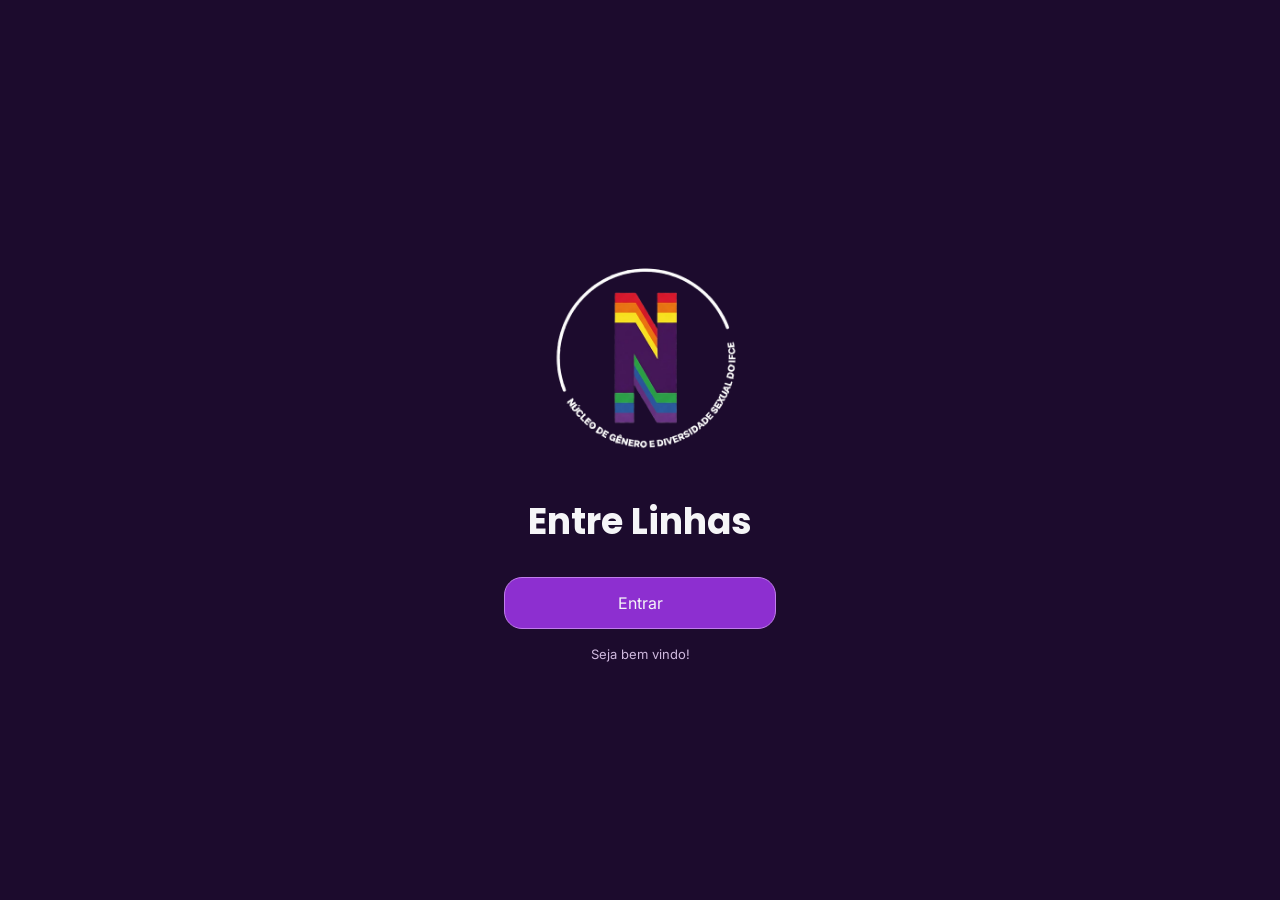
<file: index.html>
<!DOCTYPE html>
<html lang="pt-BR">
<head>
    <meta charset="UTF-8">
    <meta name="viewport" content="width=device-width, initial-scale=1.0, viewport-fit=cover">
    <meta name="theme-color" content="#1C0B2D">
    <title>Entre Linhas</title>
    <link rel="icon" href="assets/logo/logo.png">
    <link rel="stylesheet" href="src/css/main.css">
    <script src="src/js/navigation/entrada-seguranca.js" defer></script>
    <script type="module" src="src/js/navigation/entrada.js"></script>
</head>
<body class="pagina-abertura">
    <main>
        <section class="abertura" aria-labelledby="titulo-entrada">
            <div class="abertura__conteudo">
                <img class="abertura__logo" src="assets/logo/logo.png"
                    alt="Núcleo de Gênero e Diversidade Sexual do IFCE" width="512" height="512">
                <h1 class="titulo abertura__titulo" id="titulo-entrada">Entre Linhas</h1>
                <a class="botao abertura__botao" href="src/pages/boas-vindas.html">Entrar</a>
                <p class="abertura__aviso legenda" role="status" aria-live="polite">Seja bem vindo!</p>
            </div>
        </section>
        <section class="intro" data-inicio-manual hidden aria-label="Apresentação do Entre Linhas">
            <svg class="intro__marca" viewBox="0 630 1080 1080" aria-hidden="true" xmlns="http://www.w3.org/2000/svg">
        <defs><path id="intro-n" d="M404 886 H495 L590 1047 V886 H674 V1190 H588 L488 1019 V1190 H404 Z"/></defs>
        <g class="intro__peca" data-peca="0"><use href="#intro-n" fill="#d71a30" transform="translate(0 0)"/></g>
        <g class="intro__peca" data-peca="1"><use href="#intro-n" fill="#e87319" transform="translate(0 44)"/></g>
        <g class="intro__peca" data-peca="2"><use href="#intro-n" fill="#f9e22d" transform="translate(0 88)"/></g>
        <g class="intro__peca" data-peca="3"><use href="#intro-n" fill="#693381" transform="translate(0 264)"/></g>
        <g class="intro__peca" data-peca="4"><use href="#intro-n" fill="#2c5898" transform="translate(0 220)"/></g>
        <g class="intro__peca" data-peca="5"><use href="#intro-n" fill="#2ba14b" transform="translate(0 176)"/></g>
        <g class="intro__peca" data-peca="6"><use href="#intro-n" fill="#441753" transform="translate(0 132)"/></g>
        <path class="intro__arco" d="M184 1310 C166 1265 158 1218 158 1170 C158 958 329 786 540 786 C704 786 844 891 895 1036" fill="none" stroke="#fff" stroke-width="14" stroke-linecap="round" pathLength="1"/>
        <path class="intro__letra" data-letra="0" fill="#fff" fill-rule="evenodd" d="M214,1380 215,1380 215,1381 213,1381 213,1380 209,1380 209,1379 208,1379 208,1371 209,1371 209,1369 210,1369 210,1366 211,1366 212,1360 210,1360 209,1362 207,1362 207,1363 204,1365 205,1367 199,1367 199,1368 197,1368 196,1366 198,1365 198,1362 197,1362 197,1361 198,1361 198,1359 202,1358 202,1356 205,1356 205,1355 206,1355 206,1354 208,1354 211,1350 213,1350 214,1348 217,1348 217,1347 218,1347 218,1346 220,1346 220,1345 222,1345 222,1346 223,1346 223,1348 224,1348 224,1353 222,1354 222,1357 220,1358 220,1362 218,1363 218,1366 217,1366 217,1367 218,1367 218,1368 220,1368 223,1364 226,1364 229,1360 231,1360 231,1361 232,1361 232,1364 234,1365 234,1367 233,1367 231,1370 228,1370 228,1371 226,1371 226,1372 222,1373 220,1376 218,1376 218,1377 217,1377 217,1378 215,1378 214,1380Z"/>
        <path class="intro__letra" data-letra="1" fill="#fff" fill-rule="evenodd" d="M226,1400 223,1400 223,1399 219,1396 219,1394 218,1394 218,1390 217,1390 217,1389 214,1389 214,1387 213,1387 213,1384 212,1384 212,1383 218,1383 218,1382 219,1382 222,1378 224,1378 227,1374 230,1374 230,1372 233,1372 234,1370 237,1370 237,1371 240,1373 240,1375 239,1375 237,1378 234,1378 233,1384 232,1384 232,1383 230,1383 230,1384 228,1384 228,1385 224,1388 224,1392 225,1392 227,1395 233,1394 236,1390 239,1390 239,1389 240,1389 240,1388 242,1388 245,1384 249,1384 249,1385 250,1385 250,1391 245,1392 245,1393 244,1393 244,1395 243,1395 243,1396 242,1396 239,1400 237,1400 237,1401 231,1401 231,1402 228,1402 228,1401 226,1401 226,1400ZM249,1374 251,1374 251,1376 252,1376 252,1378 249,1380 246,1378 246,1375 248,1375 248,1374 249,1374ZM216,1387 216,1385 215,1385 215,1387 216,1387Z"/>
        <path class="intro__letra" data-letra="2" fill="#fff" fill-rule="evenodd" d="M236,1408 237,1408 237,1406 238,1406 238,1402 239,1402 241,1399 243,1399 245,1396 247,1396 249,1393 251,1393 251,1391 253,1391 253,1392 254,1392 254,1393 253,1393 253,1394 254,1394 254,1396 257,1396 258,1398 260,1398 260,1399 264,1402 264,1404 266,1405 266,1412 265,1412 264,1414 262,1414 262,1413 260,1412 260,1407 259,1407 258,1405 258,1404 256,1404 256,1403 249,1403 249,1404 247,1404 247,1405 244,1407 244,1410 243,1410 243,1415 244,1415 244,1417 245,1417 245,1418 250,1418 250,1419 254,1422 254,1425 250,1425 250,1426 243,1424 243,1423 242,1423 242,1422 238,1419 237,1412 235,1411 235,1410 236,1410 236,1408Z"/>
        <path class="intro__letra" data-letra="3" fill="#fff" fill-rule="evenodd" d="M276,1418 276,1420 275,1420 275,1421 273,1421 273,1422 272,1422 272,1423 271,1423 271,1424 270,1424 270,1425 269,1425 269,1426 268,1426 268,1427 267,1427 267,1428 266,1428 266,1429 262,1432 262,1435 264,1435 264,1436 265,1436 265,1437 266,1437 266,1438 270,1441 270,1444 268,1444 267,1446 265,1446 265,1445 264,1445 264,1444 260,1441 260,1440 259,1440 259,1439 258,1439 258,1438 257,1438 257,1437 253,1434 253,1432 254,1432 255,1428 256,1428 256,1427 257,1427 257,1426 258,1426 258,1425 259,1425 259,1424 260,1424 260,1423 261,1423 261,1422 262,1422 262,1421 263,1421 263,1420 264,1420 264,1419 265,1419 265,1418 266,1418 266,1417 270,1414 270,1412 276,1412 276,1418Z"/>
        <path class="intro__letra" data-letra="4" fill="#fff" fill-rule="evenodd" d="M285,1431 289,1428 289,1429 290,1429 290,1430 291,1430 294,1434 297,1434 297,1435 298,1435 298,1438 299,1438 300,1440 302,1440 302,1441 303,1441 303,1443 302,1443 302,1444 298,1445 298,1444 295,1444 294,1440 292,1440 292,1439 290,1439 290,1438 289,1438 289,1439 287,1440 287,1442 288,1442 288,1443 289,1443 289,1444 290,1444 290,1445 291,1445 294,1449 293,1449 293,1451 292,1451 291,1453 289,1453 289,1452 288,1452 288,1450 285,1448 284,1446 282,1446 281,1448 279,1448 280,1453 281,1453 282,1455 284,1455 284,1456 287,1458 287,1460 286,1460 285,1462 282,1462 280,1459 278,1459 278,1457 277,1457 277,1456 275,1456 275,1455 274,1455 274,1454 273,1454 273,1453 269,1450 269,1448 271,1448 271,1447 273,1446 273,1444 275,1444 275,1443 276,1443 277,1439 278,1439 278,1438 279,1438 279,1437 280,1437 280,1436 281,1436 281,1435 282,1435 285,1431Z"/>
        <path class="intro__letra" data-letra="5" fill="#fff" fill-rule="evenodd" d="M308,1478 303,1478 303,1477 298,1476 298,1475 297,1475 297,1473 296,1473 296,1472 295,1472 295,1470 294,1470 294,1457 296,1456 296,1454 297,1454 300,1450 307,1448 310,1448 310,1449 312,1449 312,1450 315,1450 315,1451 316,1451 316,1452 320,1455 320,1459 321,1459 321,1468 320,1468 319,1473 318,1473 317,1475 313,1476 313,1477 308,1478ZM310,1469 311,1469 311,1468 313,1467 313,1465 314,1465 314,1458 313,1458 313,1456 311,1456 311,1455 305,1455 304,1457 303,1457 303,1458 301,1459 301,1461 300,1461 300,1468 301,1468 303,1471 307,1471 307,1470 309,1470 309,1469 310,1469Z"/>
        <path class="intro__letra" data-letra="6" fill="#fff" fill-rule="evenodd" d="M344,1491 344,1489 345,1489 345,1487 346,1487 346,1481 345,1481 345,1479 344,1479 344,1478 342,1478 342,1477 339,1477 338,1481 336,1481 336,1482 336,1483 335,1483 335,1485 334,1485 334,1487 332,1488 332,1491 333,1491 333,1492 335,1492 335,1493 337,1493 337,1494 339,1494 339,1493 341,1493 341,1492 343,1492 343,1491 344,1491ZM326,1496 325,1496 324,1494 322,1494 322,1493 321,1493 321,1489 323,1489 323,1488 324,1488 324,1486 326,1485 326,1483 327,1483 328,1479 329,1479 329,1478 330,1478 330,1476 334,1473 335,1469 336,1469 336,1468 338,1468 338,1469 340,1469 340,1470 344,1471 346,1474 348,1474 348,1476 349,1476 349,1477 351,1478 351,1480 352,1480 352,1484 353,1484 353,1486 352,1486 352,1492 351,1492 351,1494 350,1494 347,1498 344,1498 344,1499 342,1499 342,1500 336,1500 336,1499 329,1498 329,1497 327,1497 327,1496 326,1496Z"/>
        <path class="intro__letra" data-letra="7" fill="#fff" fill-rule="evenodd" d="M356,1491 358,1490 358,1487 360,1486 360,1484 365,1484 365,1485 366,1485 366,1486 368,1486 369,1488 372,1488 373,1490 376,1490 376,1491 378,1492 378,1497 377,1497 377,1498 372,1498 372,1497 371,1497 369,1494 367,1494 366,1492 365,1492 365,1493 363,1493 362,1498 364,1498 364,1499 366,1499 366,1500 370,1500 370,1505 369,1505 369,1506 367,1506 367,1505 366,1505 366,1504 362,1504 362,1502 359,1502 359,1503 357,1504 357,1507 358,1507 358,1508 361,1508 362,1510 364,1510 365,1512 367,1512 367,1515 366,1515 366,1517 365,1517 365,1518 362,1518 360,1515 358,1515 358,1514 356,1514 355,1512 353,1512 352,1510 349,1510 349,1509 348,1509 348,1505 350,1504 350,1502 351,1502 352,1498 354,1497 354,1494 356,1493 356,1491Z"/>
        <path class="intro__letra" data-letra="8" fill="#fff" fill-rule="evenodd" d="M397,1529 395,1529 395,1530 390,1530 389,1528 386,1528 386,1527 382,1524 382,1520 381,1520 382,1510 383,1510 383,1508 386,1506 386,1504 388,1504 388,1503 390,1503 390,1502 392,1502 392,1501 398,1500 398,1501 400,1501 400,1502 404,1503 404,1504 408,1507 408,1511 409,1511 409,1512 408,1512 408,1514 404,1515 403,1511 402,1511 400,1508 395,1507 395,1508 393,1508 393,1509 392,1509 392,1510 388,1513 388,1518 389,1518 389,1521 390,1521 390,1523 392,1523 392,1524 397,1524 397,1523 398,1523 398,1520 396,1520 396,1516 401,1516 401,1517 403,1517 403,1518 407,1519 406,1526 405,1526 405,1528 404,1528 404,1532 400,1534 400,1533 398,1533 398,1530 397,1530 397,1529Z"/>
        <path class="intro__letra" data-letra="9" fill="#fff" fill-rule="evenodd" d="M407,1538 407,1532 408,1532 408,1529 409,1529 409,1527 410,1527 410,1523 411,1523 411,1521 413,1520 415,1509 418,1509 418,1510 423,1510 423,1511 425,1511 425,1512 428,1512 428,1511 429,1511 429,1510 428,1510 428,1508 423,1508 423,1509 421,1509 421,1508 420,1508 420,1506 423,1506 424,1504 428,1504 428,1503 430,1503 430,1504 432,1505 433,1509 434,1509 433,1514 434,1514 434,1515 436,1515 436,1518 433,1520 430,1520 430,1519 428,1519 428,1518 426,1518 426,1517 423,1517 423,1516 422,1516 422,1517 420,1517 420,1521 421,1521 421,1522 425,1522 425,1521 427,1521 427,1523 430,1525 430,1527 428,1528 428,1530 427,1530 427,1531 425,1531 423,1528 417,1528 417,1530 416,1530 416,1531 417,1531 417,1532 419,1532 420,1534 426,1534 426,1535 429,1537 429,1538 428,1538 428,1541 423,1541 423,1540 410,1540 410,1539 407,1539 407,1538Z"/>
        <path class="intro__letra" data-letra="10" fill="#fff" fill-rule="evenodd" d="M439,1543 437,1546 436,1546 435,1544 433,1544 433,1543 432,1543 432,1541 433,1541 433,1539 434,1539 434,1532 435,1532 435,1530 436,1530 436,1524 437,1524 437,1522 438,1522 438,1518 440,1517 440,1518 444,1518 444,1519 446,1520 446,1522 447,1522 447,1524 448,1524 448,1528 450,1529 450,1532 451,1532 451,1533 453,1533 453,1532 454,1532 454,1527 455,1527 455,1525 456,1525 456,1521 457,1521 457,1520 459,1520 459,1521 462,1521 462,1522 463,1522 462,1531 461,1531 461,1534 460,1534 460,1540 458,1541 458,1545 457,1545 456,1550 453,1550 452,1548 450,1548 450,1546 448,1545 448,1542 447,1542 446,1537 444,1536 444,1533 443,1533 443,1532 441,1533 441,1536 440,1536 440,1542 439,1542 439,1543Z"/>
        <path class="intro__letra" data-letra="11" fill="#fff" fill-rule="evenodd" d="M477,1525 479,1525 479,1526 486,1526 486,1527 487,1527 487,1531 486,1531 486,1532 479,1531 479,1530 474,1530 474,1531 473,1531 473,1534 474,1534 474,1535 477,1535 477,1536 483,1536 483,1537 484,1537 484,1541 483,1541 483,1542 472,1541 471,1546 472,1546 473,1548 477,1548 483,1548 483,1549 484,1549 484,1554 483,1554 483,1555 479,1555 479,1554 472,1554 472,1553 470,1553 470,1552 463,1552 463,1548 464,1548 464,1538 465,1538 465,1536 466,1536 466,1528 467,1528 467,1524 468,1524 468,1523 471,1523 471,1524 475,1524 475,1525 477,1525Z"/>
        <path class="intro__letra" data-letra="12" fill="#fff" fill-rule="evenodd" d="M510,1544 510,1545 508,1546 508,1551 509,1551 510,1556 511,1556 510,1558 508,1558 508,1557 504,1557 504,1555 502,1554 502,1551 501,1551 501,1550 500,1550 500,1548 498,1548 498,1547 496,1548 496,1555 495,1555 495,1556 488,1556 488,1549 489,1549 489,1544 488,1544 488,1543 489,1543 489,1541 490,1541 490,1534 491,1534 491,1528 492,1528 492,1527 495,1527 495,1528 503,1528 503,1529 507,1529 507,1530 509,1530 509,1531 512,1533 512,1537 513,1537 512,1542 511,1542 511,1544 510,1544ZM499,1534 497,1535 496,1540 497,1540 498,1542 502,1542 505,1540 505,1536 504,1536 503,1534 499,1534Z"/>
        <path class="intro__letra" data-letra="13" fill="#fff" fill-rule="evenodd" d="M541,1537 542,1537 542,1540 544,1540 544,1549 542,1550 542,1553 541,1553 538,1557 536,1557 536,1558 531,1559 530,1561 528,1561 527,1559 522,1558 522,1557 518,1554 517,1552 515,1552 515,1541 516,1541 516,1539 518,1538 518,1536 519,1536 522,1532 525,1532 526,1530 534,1530 534,1531 536,1531 538,1534 540,1534 540,1536 541,1536 541,1537ZM536,1544 536,1541 535,1541 535,1539 534,1539 534,1538 532,1538 531,1536 526,1536 526,1537 524,1538 523,1542 522,1542 522,1546 522,1547 523,1547 523,1549 524,1549 526,1552 530,1553 530,1552 532,1552 533,1550 535,1550 535,1549 536,1549 536,1547 537,1547 537,1545 536,1545 536,1544Z"/>
        <path class="intro__letra" data-letra="14" fill="#fff" fill-rule="evenodd" d="M564,1530 566,1530 566,1529 572,1529 572,1528 573,1528 573,1529 575,1529 575,1531 576,1531 576,1532 575,1532 575,1534 568,1534 568,1535 567,1535 567,1534 565,1534 565,1535 563,1536 562,1540 565,1540 565,1541 566,1541 566,1540 574,1540 574,1542 576,1543 576,1545 575,1545 575,1546 564,1546 564,1548 563,1548 563,1549 564,1549 564,1551 564,1552 573,1552 573,1551 576,1551 576,1550 578,1551 578,1556 577,1556 577,1557 574,1557 574,1558 557,1558 557,1548 556,1548 556,1530 564,1530Z"/>
        <path class="intro__letra" data-letra="15" fill="#fff" fill-rule="evenodd" d="M597,1545 598,1545 598,1548 601,1548 602,1546 604,1546 604,1545 608,1542 608,1537 607,1537 607,1535 606,1535 606,1534 606,1533 605,1533 605,1532 603,1532 602,1530 600,1530 600,1531 596,1531 597,1545ZM609,1528 610,1528 610,1529 614,1532 614,1539 615,1539 615,1544 614,1544 614,1547 613,1547 613,1548 612,1548 609,1552 607,1552 606,1554 594,1554 594,1555 592,1555 592,1553 591,1553 591,1547 590,1547 590,1540 589,1540 589,1535 588,1535 588,1527 589,1527 589,1526 607,1526 607,1527 609,1528Z"/>
        <path class="intro__letra" data-letra="16" fill="#fff" fill-rule="evenodd" d="M652,1516 652,1520 651,1520 651,1527 650,1527 650,1537 649,1537 649,1543 648,1543 648,1544 645,1544 645,1545 641,1544 641,1542 640,1542 640,1541 636,1538 636,1535 635,1535 635,1534 634,1534 634,1532 631,1530 630,1526 629,1526 627,1523 624,1523 624,1528 625,1528 625,1531 626,1531 626,1537 627,1537 627,1540 628,1540 628,1546 629,1546 629,1548 625,1550 622,1550 622,1549 621,1549 621,1545 620,1545 620,1538 619,1538 619,1536 618,1536 618,1530 617,1530 617,1528 616,1528 616,1522 620,1522 620,1521 623,1521 623,1522 624,1522 625,1520 631,1520 631,1519 633,1519 633,1520 634,1520 634,1522 635,1522 635,1524 636,1524 636,1526 637,1526 637,1527 638,1527 638,1529 640,1530 640,1532 641,1532 642,1534 644,1534 644,1522 645,1522 645,1515 646,1515 646,1514 652,1514 652,1516Z"/>
        <path class="intro__letra" data-letra="17" fill="#fff" fill-rule="evenodd" d="M671,1512 669,1512 668,1514 664,1514 662,1517 663,1517 663,1519 664,1519 664,1520 668,1520 668,1519 670,1519 670,1518 675,1518 675,1519 676,1519 676,1521 677,1521 677,1522 672,1523 672,1524 668,1524 668,1525 666,1526 666,1528 667,1528 668,1530 673,1530 673,1529 678,1528 679,1526 681,1526 681,1527 682,1527 682,1530 684,1530 684,1532 682,1532 681,1534 678,1534 676,1534 675,1536 672,1536 672,1537 670,1537 670,1538 668,1538 668,1539 663,1539 663,1537 662,1537 662,1533 660,1532 660,1528 659,1528 659,1526 658,1526 658,1522 657,1522 657,1520 656,1520 656,1519 655,1519 655,1517 654,1517 654,1512 656,1512 656,1511 658,1511 658,1510 662,1510 662,1509 668,1508 668,1507 671,1507 671,1506 673,1506 673,1507 674,1507 674,1510 675,1510 674,1512 671,1512Z"/>
        <path class="intro__letra" data-letra="18" fill="#fff" fill-rule="evenodd" d="M702,1508 702,1515 704,1515 706,1518 709,1518 708,1522 706,1522 706,1523 702,1523 702,1522 700,1522 699,1520 697,1520 696,1518 693,1518 693,1519 692,1519 692,1523 694,1524 694,1527 693,1527 693,1528 691,1528 690,1530 688,1530 686,1525 686,1523 685,1523 685,1521 684,1521 684,1519 683,1519 683,1517 682,1517 682,1514 680,1513 680,1511 679,1511 679,1509 678,1509 678,1506 677,1506 677,1505 678,1505 678,1504 680,1504 681,1502 683,1502 684,1500 687,1500 688,1498 697,1498 697,1499 699,1499 699,1500 701,1500 701,1501 702,1501 702,1508ZM694,1504 690,1504 690,1505 686,1506 686,1509 687,1509 688,1513 693,1512 693,1511 696,1509 696,1506 695,1506 694,1504Z"/>
        <path class="intro__letra" data-letra="19" fill="#fff" fill-rule="evenodd" d="M721,1486 722,1486 722,1491 721,1491 721,1492 716,1492 716,1491 715,1491 715,1492 713,1492 713,1493 710,1495 710,1497 711,1497 711,1498 721,1498 721,1497 726,1497 726,1498 728,1498 728,1499 730,1500 730,1508 729,1508 729,1510 728,1510 727,1512 725,1512 724,1514 721,1514 721,1515 719,1515 719,1516 711,1515 710,1515 710,1511 711,1511 711,1510 714,1510 714,1509 715,1509 715,1510 716,1510 716,1509 720,1509 720,1508 722,1508 722,1507 724,1506 724,1504 723,1504 723,1503 720,1503 720,1504 713,1504 713,1505 708,1505 708,1504 706,1504 706,1503 704,1502 704,1493 705,1493 705,1492 706,1492 706,1490 708,1490 710,1487 713,1487 713,1486 721,1486Z"/>
        <path class="intro__letra" data-letra="20" fill="#fff" fill-rule="evenodd" d="M725,1483 724,1483 724,1479 725,1479 725,1478 727,1478 727,1477 731,1477 731,1479 732,1479 732,1481 733,1481 734,1485 736,1486 736,1488 738,1489 738,1492 740,1493 740,1495 741,1495 741,1496 742,1496 742,1498 743,1498 743,1500 744,1500 744,1501 743,1501 741,1504 738,1504 738,1503 736,1502 736,1499 735,1499 735,1498 734,1498 734,1496 731,1494 731,1492 729,1491 729,1489 728,1489 728,1487 726,1486 726,1484 725,1484 725,1483Z"/>
        <path class="intro__letra" data-letra="21" fill="#fff" fill-rule="evenodd" d="M750,1485 754,1488 754,1487 758,1484 758,1482 759,1482 759,1478 758,1478 758,1474 756,1474 756,1473 755,1473 755,1472 747,1472 747,1473 745,1474 745,1478 746,1478 746,1480 748,1481 748,1483 749,1483 750,1485ZM760,1490 760,1492 758,1492 757,1494 755,1494 753,1497 750,1497 750,1496 748,1495 748,1493 746,1492 746,1490 743,1488 743,1486 742,1486 742,1484 740,1483 740,1481 738,1480 738,1478 737,1478 736,1476 734,1476 734,1473 735,1473 735,1472 737,1472 737,1471 739,1470 740,1470 741,1468 743,1468 744,1466 747,1466 748,1464 755,1464 755,1465 759,1466 762,1470 764,1470 764,1475 766,1476 766,1485 764,1486 764,1488 762,1488 762,1490 760,1490Z"/>
        <path class="intro__letra" data-letra="22" fill="#fff" fill-rule="evenodd" d="M776,1458 774,1458 774,1457 772,1458 772,1459 773,1459 773,1461 774,1461 774,1464 775,1464 775,1465 776,1465 776,1464 778,1464 778,1462 779,1462 776,1458ZM786,1457 787,1457 789,1460 793,1460 793,1461 795,1462 794,1466 788,1467 788,1466 786,1466 786,1464 783,1464 783,1465 782,1465 782,1466 778,1469 778,1471 777,1471 778,1478 776,1478 774,1481 772,1480 772,1478 772,1475 771,1475 771,1472 770,1472 770,1468 769,1468 769,1466 768,1466 768,1463 767,1463 766,1457 764,1456 764,1451 765,1451 766,1449 773,1449 773,1450 774,1450 774,1452 777,1452 778,1454 784,1455 784,1456 786,1456 786,1457Z"/>
        <path class="intro__letra" data-letra="23" fill="#fff" fill-rule="evenodd" d="M799,1460 797,1460 796,1458 794,1458 794,1457 793,1457 793,1455 792,1455 792,1452 790,1452 790,1451 789,1451 789,1450 788,1450 788,1449 787,1449 787,1448 786,1448 786,1447 782,1444 782,1442 780,1442 780,1438 782,1438 782,1436 784,1436 784,1434 786,1434 789,1430 791,1430 791,1429 793,1428 801,1428 801,1429 805,1430 808,1434 810,1434 810,1437 811,1437 811,1439 812,1439 812,1445 811,1445 810,1449 808,1450 808,1453 807,1453 807,1454 805,1454 805,1455 804,1455 804,1456 803,1456 803,1457 799,1460ZM803,1439 802,1439 802,1438 801,1438 798,1434 793,1434 792,1436 790,1436 790,1437 789,1437 789,1440 790,1440 790,1442 792,1443 792,1444 793,1444 793,1445 794,1445 794,1446 795,1446 798,1450 802,1450 802,1448 804,1447 804,1440 803,1440 803,1439Z"/>
        <path class="intro__letra" data-letra="24" fill="#fff" fill-rule="evenodd" d="M830,1428 830,1429 829,1429 829,1430 828,1430 828,1431 824,1434 824,1436 822,1436 822,1438 820,1438 820,1439 818,1438 818,1436 816,1436 816,1434 812,1433 812,1432 811,1432 811,1431 810,1431 810,1430 809,1430 809,1429 808,1429 808,1428 807,1428 807,1427 806,1427 806,1426 805,1426 805,1425 804,1425 804,1424 800,1421 800,1418 801,1418 801,1417 802,1417 802,1416 803,1416 803,1415 804,1415 804,1414 808,1411 808,1409 809,1409 811,1406 815,1406 815,1407 816,1407 816,1411 815,1411 815,1412 813,1412 813,1413 812,1413 812,1415 808,1418 808,1420 809,1420 810,1422 813,1422 814,1420 816,1420 816,1418 818,1417 818,1414 821,1414 821,1415 824,1417 824,1419 823,1419 823,1420 822,1420 822,1421 821,1421 821,1422 820,1422 820,1423 816,1426 819,1430 821,1430 821,1429 822,1429 822,1428 823,1428 823,1427 824,1427 824,1426 828,1423 828,1421 829,1421 829,1420 831,1420 831,1421 833,1422 833,1426 830,1428Z"/>
        <path class="intro__letra" data-letra="25" fill="#fff" fill-rule="evenodd" d="M834,1389 834,1390 831,1390 831,1391 830,1391 830,1396 834,1396 834,1395 835,1395 837,1392 839,1392 840,1390 850,1390 850,1391 853,1393 853,1395 854,1395 853,1400 852,1400 852,1404 851,1404 851,1405 850,1405 850,1406 849,1406 846,1410 844,1410 844,1411 842,1411 842,1412 837,1411 837,1410 836,1410 836,1407 837,1407 839,1404 843,1404 844,1402 846,1402 846,1398 845,1398 845,1397 844,1397 844,1398 841,1398 841,1399 840,1399 840,1401 838,1401 838,1402 836,1402 836,1403 834,1403 834,1404 828,1404 828,1403 824,1400 824,1398 823,1398 823,1392 824,1392 824,1389 825,1389 825,1387 826,1387 828,1384 830,1384 830,1383 832,1383 832,1382 838,1382 838,1388 837,1388 837,1389 834,1389Z"/>
        <path class="intro__letra" data-letra="26" fill="#fff" fill-rule="evenodd" d="M874,1341 869,1340 869,1339 868,1339 868,1338 866,1338 865,1336 863,1336 863,1337 862,1337 862,1340 864,1341 864,1344 866,1345 866,1348 867,1348 867,1349 878,1349 878,1348 880,1349 880,1348 882,1348 882,1347 883,1347 883,1348 885,1348 885,1349 884,1349 884,1352 882,1352 882,1355 881,1355 881,1356 871,1356 872,1362 874,1362 874,1370 872,1371 872,1373 871,1373 870,1377 868,1378 868,1380 866,1381 866,1383 864,1384 864,1386 862,1387 862,1389 861,1389 859,1392 858,1392 857,1390 853,1389 851,1386 848,1386 847,1384 845,1384 845,1383 844,1383 844,1382 842,1382 841,1380 839,1380 839,1379 835,1378 835,1375 836,1375 836,1373 838,1372 838,1370 840,1369 840,1367 842,1366 842,1363 844,1362 844,1360 848,1359 848,1360 850,1360 850,1366 849,1366 849,1367 848,1367 848,1369 844,1372 844,1375 845,1375 845,1376 849,1376 849,1375 851,1374 851,1372 852,1372 852,1369 853,1369 853,1368 858,1368 858,1369 860,1370 860,1372 859,1372 859,1373 858,1373 858,1375 854,1378 854,1380 855,1380 855,1382 858,1382 858,1381 859,1381 859,1379 860,1379 860,1377 861,1377 861,1375 862,1375 862,1370 869,1371 868,1364 866,1363 866,1360 864,1359 864,1357 863,1357 863,1356 860,1356 859,1358 853,1358 853,1357 851,1357 851,1358 847,1358 847,1356 848,1356 848,1354 850,1354 850,1352 851,1352 853,1349 860,1350 860,1347 857,1345 856,1341 858,1340 858,1337 859,1337 859,1336 860,1336 860,1334 861,1334 861,1331 862,1331 862,1330 861,1330 861,1326 867,1327 867,1329 868,1329 868,1330 870,1330 871,1332 874,1332 875,1334 878,1334 878,1335 880,1335 880,1336 886,1336 886,1335 888,1334 888,1327 887,1327 887,1326 884,1326 884,1325 881,1325 881,1324 880,1324 879,1322 877,1322 876,1320 873,1320 872,1318 870,1318 870,1312 876,1312 876,1314 879,1314 880,1316 883,1316 884,1318 887,1318 887,1319 891,1320 891,1321 894,1323 894,1335 892,1336 892,1338 891,1338 888,1342 883,1343 883,1344 879,1344 879,1343 874,1342 874,1341Z"/>
        <path class="intro__letra" data-letra="27" fill="#fff" fill-rule="evenodd" d="M893,1296 904,1296 904,1295 909,1296 909,1298 908,1298 907,1302 902,1302 902,1303 900,1303 900,1305 899,1305 899,1307 898,1307 897,1312 898,1312 898,1313 900,1313 900,1314 902,1315 902,1318 901,1318 900,1324 898,1324 898,1323 897,1323 897,1322 894,1320 894,1318 893,1318 890,1314 888,1314 888,1312 884,1311 884,1310 882,1309 882,1307 880,1306 880,1304 878,1304 878,1303 876,1302 876,1299 878,1298 878,1296 879,1296 880,1294 882,1294 883,1296 893,1296ZM889,1302 887,1302 887,1304 888,1304 890,1307 892,1307 894,1306 894,1302 889,1302Z"/>
        <path class="intro__letra" data-letra="28" fill="#fff" fill-rule="evenodd" d="M910,1274 910,1272 912,1272 912,1274 915,1274 915,1275 916,1275 916,1276 915,1276 915,1278 914,1278 914,1284 912,1285 912,1290 911,1290 910,1292 908,1292 908,1291 904,1291 904,1290 902,1290 902,1289 900,1289 900,1288 895,1288 895,1287 893,1287 893,1286 892,1286 889,1286 889,1285 887,1285 887,1284 883,1284 883,1282 882,1282 882,1279 883,1279 883,1278 890,1278 890,1279 892,1279 892,1280 896,1280 896,1281 898,1281 898,1282 908,1282 908,1278 909,1278 910,1274Z"/>
        <path class="intro__letra" data-letra="29" fill="#fff" fill-rule="evenodd" d="M914,1234 916,1234 916,1235 920,1238 920,1240 922,1241 922,1249 921,1249 921,1252 920,1252 920,1259 921,1259 921,1260 911,1260 911,1259 905,1259 905,1258 903,1258 902,1256 897,1256 897,1255 891,1254 891,1251 892,1251 892,1244 894,1243 894,1238 895,1238 898,1234 900,1234 900,1233 902,1233 902,1232 910,1232 910,1233 913,1233 913,1234 914,1234ZM915,1244 914,1244 914,1242 912,1242 912,1240 905,1239 905,1240 902,1240 902,1241 899,1243 898,1247 900,1250 908,1250 908,1251 910,1251 910,1252 914,1252 914,1250 915,1250 915,1244Z"/>
        <path class="intro__letra" data-letra="30" fill="#fff" fill-rule="evenodd" d="M589,1168 590,1168 590,1170 591,1170 591,1173 590,1173 590,1172 590,1171 589,1171 589,1169 587,1169 587,1168 589,1168ZM903,1201 906,1199 906,1196 911,1196 911,1198 912,1198 912,1199 918,1200 919,1202 921,1202 921,1203 923,1203 923,1204 924,1204 924,1207 925,1207 925,1209 926,1209 926,1219 925,1219 925,1222 921,1225 919,1228 916,1228 916,1229 904,1228 902,1225 900,1225 900,1223 899,1223 899,1222 898,1222 898,1220 897,1220 897,1210 898,1210 898,1207 900,1206 900,1204 901,1204 903,1201ZM904,1210 904,1212 902,1213 902,1215 903,1215 903,1217 904,1217 906,1220 911,1221 911,1222 914,1222 914,1221 916,1221 916,1220 918,1220 918,1219 919,1219 919,1217 920,1217 920,1211 919,1211 917,1208 914,1208 914,1207 909,1206 909,1207 907,1207 907,1208 904,1210Z"/>
        <path class="intro__letra" data-letra="31" fill="#fff" fill-rule="evenodd" d="M907,1188 900,1188 900,1181 901,1181 901,1180 903,1180 903,1181 922,1181 925,1181 925,1180 928,1180 928,1181 929,1181 929,1182 928,1182 928,1188 907,1188Z"/>
        <path class="intro__letra" data-letra="32" fill="#fff" fill-rule="evenodd" d="M916,1158 918,1158 918,1168 929,1168 929,1174 928,1174 928,1175 902,1175 901,1175 901,1156 906,1156 906,1167 907,1167 907,1168 911,1168 911,1167 912,1167 912,1158 916,1158Z"/>
        <path class="intro__letra" data-letra="33" fill="#fff" fill-rule="evenodd" d="M909,1119 910,1119 911,1117 910,1117 910,1112 909,1112 909,1110 908,1110 908,1109 909,1109 910,1107 915,1107 916,1117 920,1118 920,1117 922,1117 922,1112 921,1112 920,1105 925,1103 925,1105 926,1105 926,1110 927,1110 927,1112 928,1112 928,1119 929,1119 929,1123 928,1123 928,1125 925,1125 925,1124 924,1124 924,1125 925,1125 925,1126 928,1126 928,1128 926,1128 926,1129 928,1130 928,1133 929,1133 929,1135 930,1135 930,1138 930,1142 929,1142 928,1147 927,1147 926,1149 924,1149 923,1151 920,1151 920,1152 911,1152 911,1151 909,1151 909,1150 905,1149 905,1148 904,1148 904,1146 902,1145 902,1141 901,1141 901,1133 902,1133 902,1131 903,1131 904,1127 902,1127 902,1126 901,1126 900,1113 898,1112 898,1109 900,1109 900,1108 905,1108 905,1117 906,1117 906,1119 907,1119 907,1120 909,1119ZM910,1128 910,1131 908,1132 908,1134 907,1134 907,1136 906,1136 906,1140 908,1141 908,1143 911,1143 912,1145 919,1145 920,1143 922,1143 922,1141 923,1141 923,1139 924,1139 924,1138 923,1138 922,1133 921,1133 921,1132 920,1132 920,1130 918,1129 918,1126 915,1126 915,1127 911,1127 911,1128 910,1128Z"/>
        </svg>
            <a class="intro__continuar" href="src/pages/boas-vindas.html">Pular introdução</a>
        </section>
    </main>
</body>
</html>
</file>
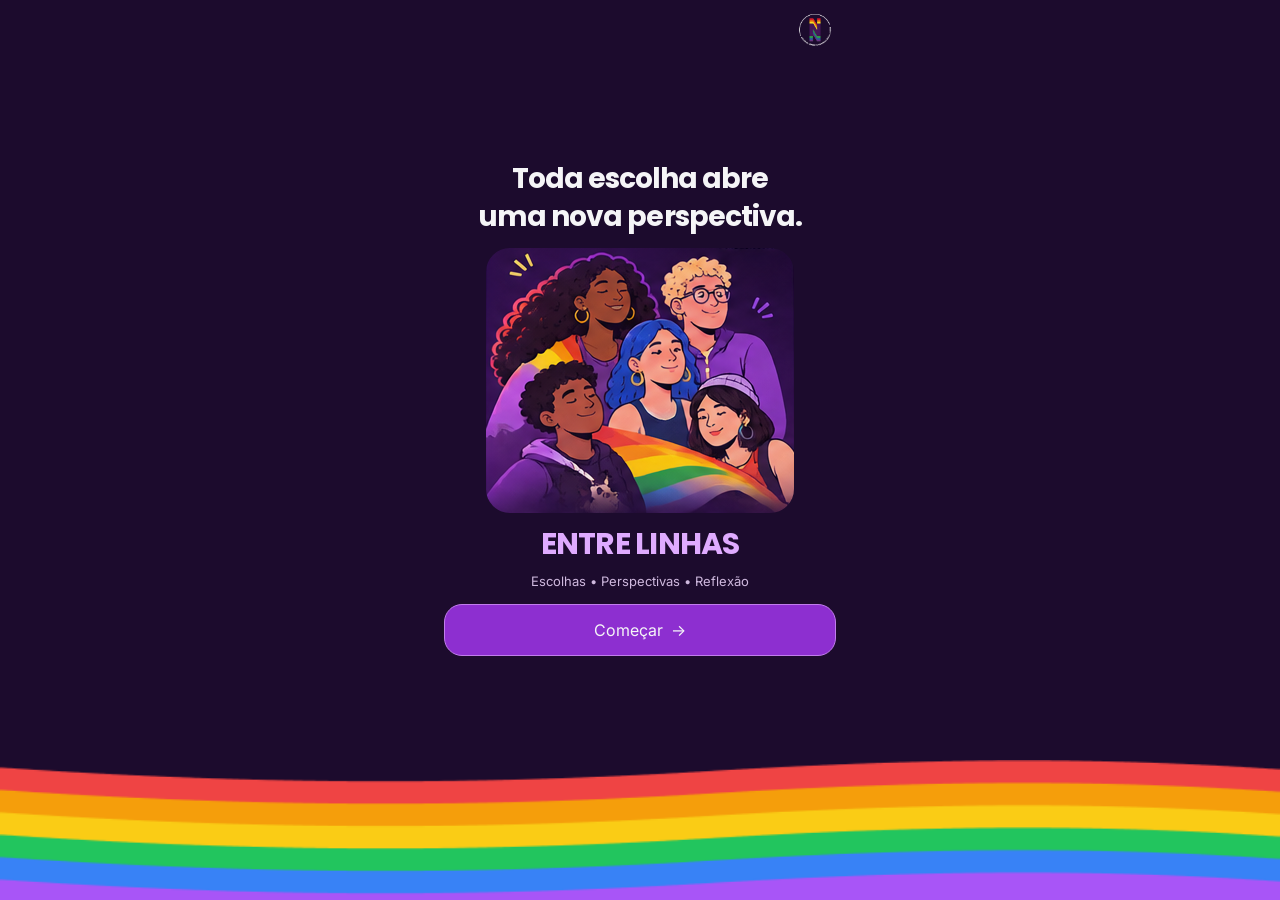
<file: src/pages/boas-vindas.html>
<!DOCTYPE html>
<html lang="pt-BR">
<head>
    <!-- Configuração para textos em português e telas de celular. -->
    <meta charset="UTF-8">
    <meta name="viewport" content="width=device-width, initial-scale=1.0, viewport-fit=cover">
    <meta name="theme-color" content="#1C0B2D">
    <meta name="description" content="Entre Linhas: escolhas, perspectivas e reflexão.">
    <title>Boas-vindas | Entre Linhas</title>
    <link rel="stylesheet" href="../css/main.css">
</head>
<body class="pagina-boas-vindas">
    <!-- O main acompanha a área visível; conteúdo excedente permanece acessível. -->
    <main class="boas-vindas" aria-labelledby="titulo-boas-vindas">
        <!-- Marca do núcleo, alinhada ao lado direito como na referência. -->
        <header class="cabecalho-logo">
            <img class="logo" src="../../assets/logo/logo.png"
                alt="Núcleo de Gênero e Diversidade Sexual" width="64" height="64">
        </header>

        <!-- Conteúdo principal com largura limitada para manter a leitura confortável. -->
        <section class="boas-vindas__conteudo" aria-labelledby="titulo-boas-vindas">
            <h1 class="boas-vindas__titulo" id="titulo-boas-vindas">Toda escolha abre<br>uma nova perspectiva.</h1>

            <img class="boas-vindas__ilustracao" src="../../assets/illustrations/galera.png"
                alt="Grupo de cinco jovens reunidos com uma bandeira do arco-íris."
                width="308" height="265" fetchpriority="high">

            <h2 class="boas-vindas__nome">ENTRE LINHAS</h2>
            <p class="boas-vindas__mensagem">Escolhas • Perspectivas • Reflexão</p>

            <!-- O nome da rota é resolvido pelo módulo de navegação. -->
            <a class="botao" data-rota="identificacao" href="identificação.html">
                Começar <span aria-hidden="true">→</span>
            </a>
        </section>

        <!-- Ilustração decorativa na borda inferior, sem sobrepor o conteúdo. -->

        <footer class="rodape" aria-hidden="true">
            <img class="rodape__ondas" src="../../assets/illustrations/rodapé.png" alt="" width="402" height="100">
        </footer>
    </main>
    <script type="module" src="../js/main.js"></script>
</body>
</html>
</file>
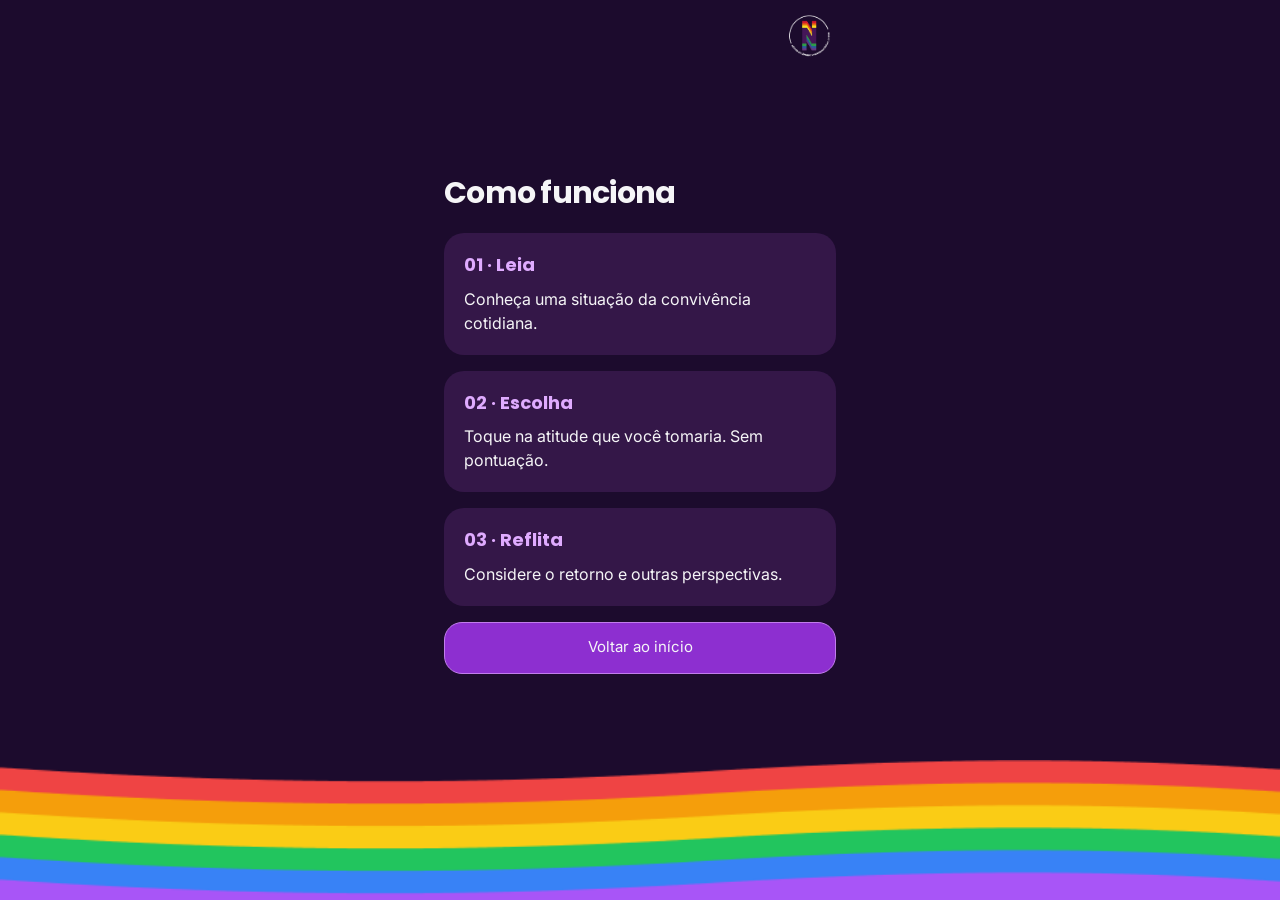
<file: src/pages/comoFuciona.html>
<!DOCTYPE html>
<html lang="pt-BR">
<head>
    <meta charset="UTF-8">
    <meta name="viewport" content="width=device-width, initial-scale=1.0, viewport-fit=cover">
    <meta name="theme-color" content="#1C0B2D">
    <title>Como funciona | Entre Linhas</title>
    <link rel="stylesheet" href="../css/main.css">
</head>
<body class="pagina-como-funciona">
    <main class="como-funciona" aria-labelledby="titulo-como-funciona">
        <header class="cabecalho-logo">
            <img class="logo" src="../../assets/logo/logo.png"
                alt="Núcleo de Gênero e Diversidade Sexual" width="64" height="64">
        </header>

        <section class="como-funciona__conteudo" aria-labelledby="titulo-como-funciona">
            <h1 class="titulo como-funciona__titulo" id="titulo-como-funciona">Como funciona</h1>

            <ol class="como-funciona__passos">
                <li class="como-funciona__passo">
                    <h2 class="titulo-card como-funciona__titulo-passo"><span aria-hidden="true">01 · </span>Leia</h2>
                    <p class="como-funciona__descricao">Conheça uma situação da convivência cotidiana.</p>
                </li>
                <li class="como-funciona__passo">
                    <h2 class="titulo-card como-funciona__titulo-passo"><span aria-hidden="true">02 · </span>Escolha</h2>
                    <p class="como-funciona__descricao">Toque na atitude que você tomaria. Sem pontuação.</p>
                </li>
                <li class="como-funciona__passo">
                    <h2 class="titulo-card como-funciona__titulo-passo"><span aria-hidden="true">03 · </span>Reflita</h2>
                    <p class="como-funciona__descricao">Considere o retorno e outras perspectivas.</p>
                </li>
            </ol>

            <!-- Retorna pela rota compartilhada. -->
            <button type="button" data-rota="inicio">Voltar ao início</button>
        </section>

        <footer class="rodape" aria-hidden="true">
            <img class="rodape__ondas" src="../../assets/illustrations/rodapé.png"
                alt="" width="402" height="100">
        </footer>
    </main>
    <script type="module" src="../js/main.js"></script>
</body>
</html>
</file>
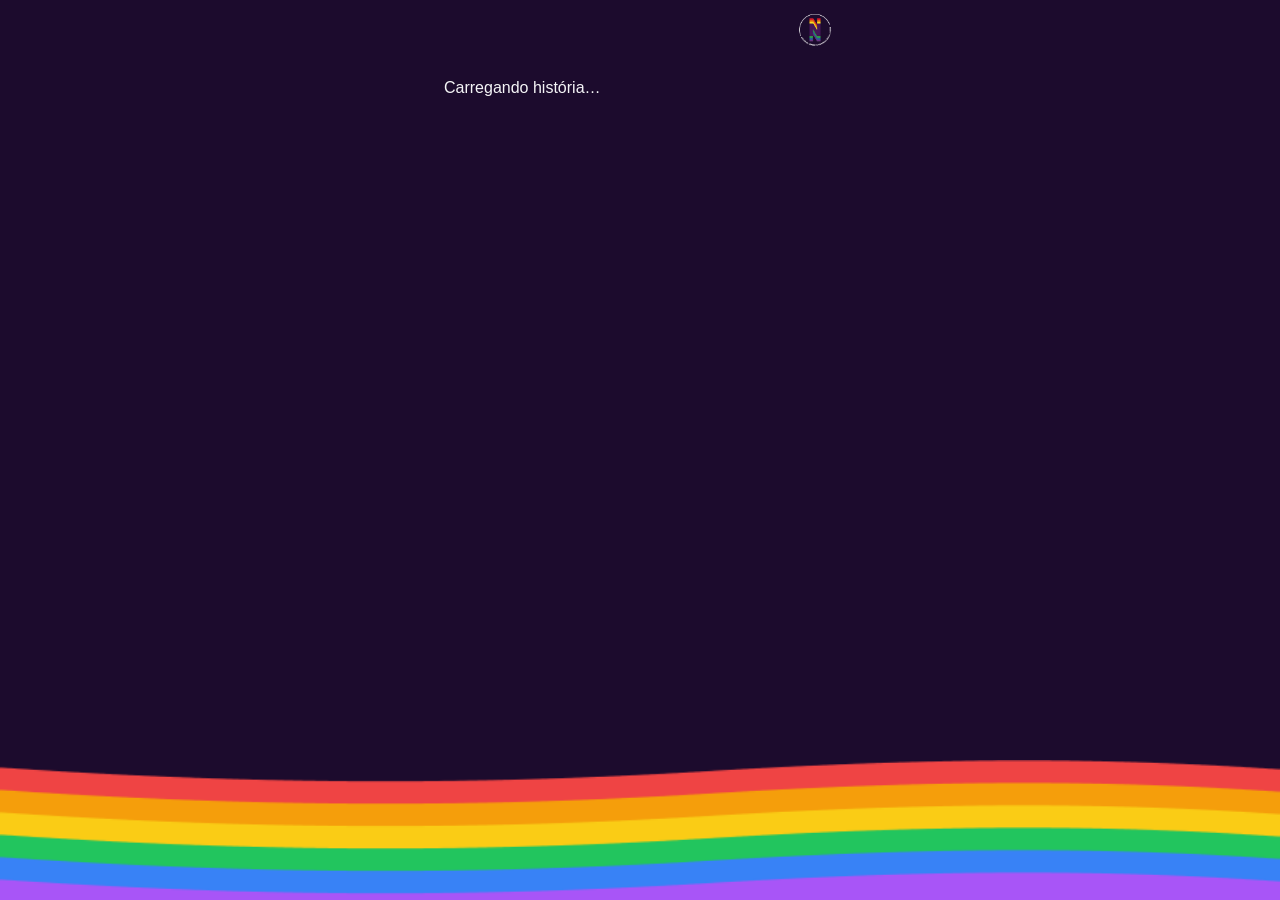
<file: src/pages/conclusao.html>
<!DOCTYPE html>
<html lang="pt-BR">
<head>
    <meta charset="UTF-8">
    <meta name="viewport" content="width=device-width, initial-scale=1.0, viewport-fit=cover">
    <meta name="theme-color" content="#1C0B2D">
    <title>Jornada concluída | Entre Linhas</title>
    <link rel="stylesheet" href="../css/main.css">
</head>
<body class="pagina-conclusao">
    <main class="conclusao" aria-labelledby="titulo-conclusao">
        <header class="cabecalho-logo">
            <img class="logo" src="../../assets/logo/logo.png"
                alt="Núcleo de Gênero e Diversidade Sexual" width="64" height="64">
        </header>

        <section class="conclusao__conteudo" data-historia-conteudo hidden aria-labelledby="titulo-conclusao">
            <h1 class="titulo conclusao__titulo" id="titulo-conclusao">A reflexão continua fora da tela.</h1>
            <section class="conclusao__card" aria-labelledby="titulo-jornada-concluida">
                <h2 class="titulo-card conclusao__titulo-card" id="titulo-jornada-concluida">Você percorreu as 5 histórias</h2>
                <p class="conclusao__descricao">Escutar, respeitar e acolher são escolhas que podemos praticar todos os dias.</p>
            </section>
            <h2 class="conclusao__pergunta">Que atitude você quer levar para sua convivência?</h2>
            <!-- Uma nova rodada preserva o apelido e sorteia outra ordem. -->
            <div class="conclusao__acoes">
                <button type="button" data-acao="jogar-novamente">Jogar novamente</button>
                <button type="button" data-acao="voltar-inicio">Voltar ao início</button>
            </div>
        </section>

        <footer class="rodape" aria-hidden="true">
            <img class="rodape__ondas" src="../../assets/illustrations/rodapé.png"
                alt="" width="402" height="100">
        </footer>
    </main>
    <script type="module" src="../js/main.js"></script>
</body>
</html>
</file>
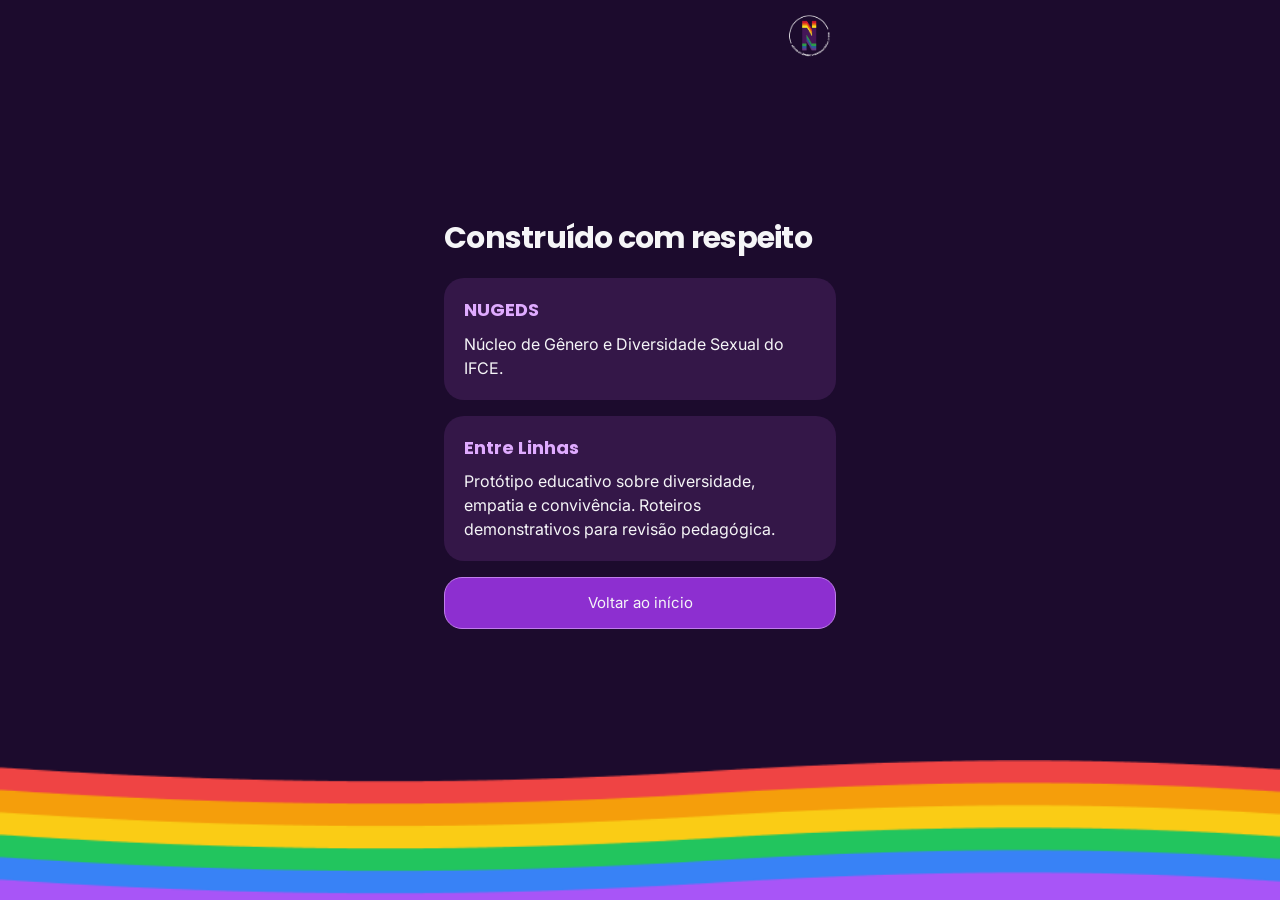
<file: src/pages/creditos.html>
<!DOCTYPE html>
<html lang="pt-BR">
<head>
    <meta charset="UTF-8">
    <meta name="viewport" content="width=device-width, initial-scale=1.0, viewport-fit=cover">
    <meta name="theme-color" content="#1C0B2D">
    <title>Créditos | Entre Linhas</title>
    <link rel="stylesheet" href="../css/main.css">
</head>
<body class="pagina-creditos">
    <main class="creditos" aria-labelledby="titulo-creditos">
        <header class="cabecalho-logo">
            <img class="logo" src="../../assets/logo/logo.png"
                alt="Núcleo de Gênero e Diversidade Sexual" width="64" height="64">
        </header>

        <section class="creditos__conteudo" aria-labelledby="titulo-creditos">
            <h1 class="titulo creditos__titulo" id="titulo-creditos">Construído com respeito</h1>

            <div class="creditos__cards">
                <section class="creditos__card" aria-labelledby="titulo-nugeds">
                    <h2 class="titulo-card creditos__titulo-card" id="titulo-nugeds">NUGEDS</h2>
                    <p class="creditos__descricao">Núcleo de Gênero e Diversidade Sexual do IFCE.</p>
                </section>

                <section class="creditos__card" aria-labelledby="titulo-entre-linhas">
                    <h2 class="titulo-card creditos__titulo-card" id="titulo-entre-linhas">Entre Linhas</h2>
                    <p class="creditos__descricao">Protótipo educativo sobre diversidade, empatia e convivência. Roteiros demonstrativos para revisão pedagógica.</p>
                </section>
            </div>

            <!-- Retorna pela rota compartilhada. -->
            <button type="button" data-rota="inicio" >Voltar ao início</button>
        </section>

        <footer class="rodape" aria-hidden="true">
            <img class="rodape__ondas" src="../../assets/illustrations/rodapé.png"
                alt="" width="402" height="100">
        </footer>
    </main>
    <script type="module" src="../js/main.js"></script>
</body>
</html>
</file>
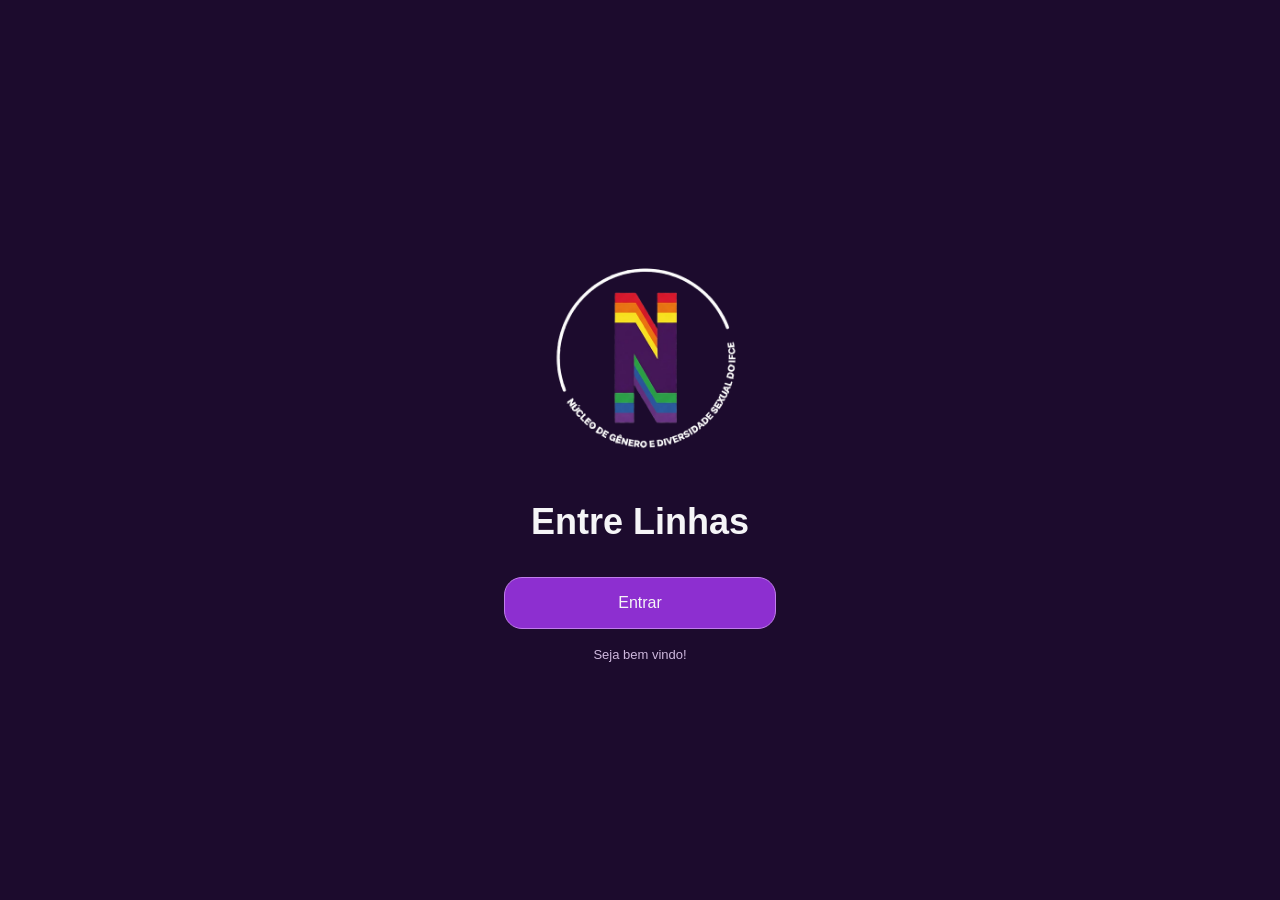
<file: src/pages/entrada-teste.html>
<!DOCTYPE html>
<html lang="pt-BR"><head><meta charset="UTF-8"><meta http-equiv="refresh" content="0;url=../../index.html"><title>Entre Linhas</title></head>
<body><a href="../../index.html">Abrir Entre Linhas</a></body></html>
</file>
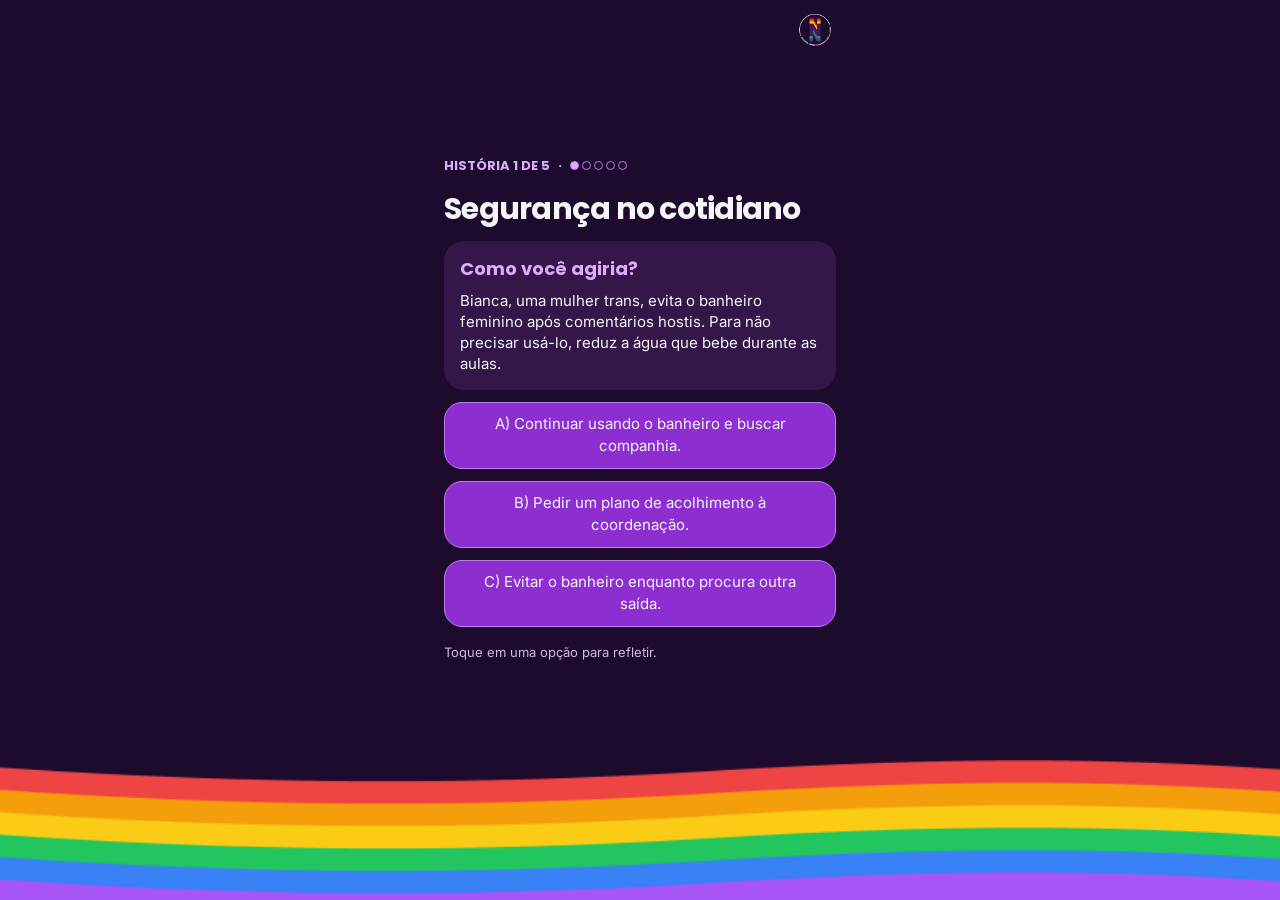
<file: src/pages/historia1.html>
<!DOCTYPE html>
<html lang="pt-BR">
<head>
    <meta charset="UTF-8">
    <meta name="viewport" content="width=device-width, initial-scale=1.0, viewport-fit=cover">
    <meta name="theme-color" content="#1C0B2D">
    <title>Além das aparências | Entre Linhas</title>
    <link rel="stylesheet" href="../css/main.css">
</head>
<body class="pagina-historia" data-tela-historia="historia" data-historia-id="historia-1">
    <main class="historia" aria-labelledby="titulo-historia">
        <header class="cabecalho-logo">
            <img class="logo" src="../../assets/logo/logo.png"
                alt="Núcleo de Gênero e Diversidade Sexual" width="64" height="64">
        </header>

        <p class="historia__conteudo" data-historia-aviso role="status">Carregando história…</p>
        <section class="historia__conteudo" data-historia-conteudo hidden aria-labelledby="titulo-historia">
            <div class="historia__progresso">
                <p class="legenda historia__etapa"></p>
                <span aria-hidden="true">·</span>
                <span class="historia__marcadores" aria-hidden="true">
                </span>
            </div>

            <h1 class="titulo historia__titulo" id="titulo-historia"></h1>

            <section class="historia__card" aria-labelledby="titulo-pergunta">
                <h2 class="titulo-card historia__titulo-card" id="titulo-pergunta">O que você faria?</h2>
                <p class="historia__descricao"></p>
            </section>

            <!-- Alternativas e seleção são controladas pelo motor da jornada. -->
            <div class="historia__opcoes" role="group" aria-labelledby="titulo-pergunta" aria-describedby="orientacao-historia">
            </div>

            <p class="legenda historia__orientacao" id="orientacao-historia">Toque em uma opção para refletir.</p>
        </section>

        <footer class="rodape" aria-hidden="true">
            <img class="rodape__ondas" src="../../assets/illustrations/rodapé.png"
                alt="" width="402" height="100">
        </footer>
    </main>
    <script type="module" src="../js/main.js"></script>
</body>
</html>
</file>
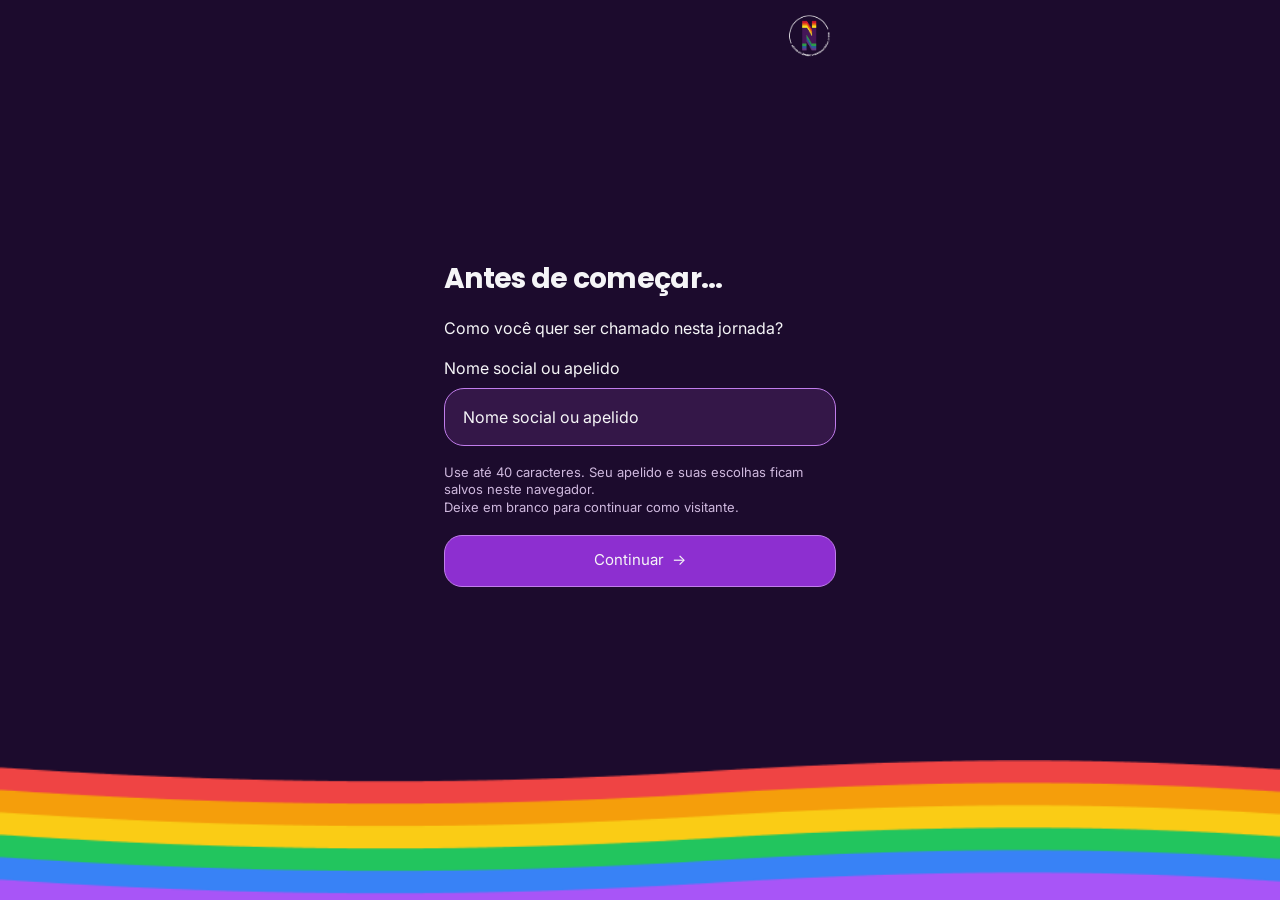
<file: src/pages/identificação.html>
<!DOCTYPE html>
<html lang="pt-BR">
<head>
    <meta charset="UTF-8">
    <meta name="viewport" content="width=device-width, initial-scale=1.0, viewport-fit=cover">
    <meta name="theme-color" content="#1C0B2D">
    <title>Identificação | Entre Linhas</title>
    <link rel="stylesheet" href="../css/main.css">
</head>
<body class="pagina-identificacao">
    <main class="identificação" aria-labelledby="titulo-identificação">
        <header class="cabecalho-logo">
            <img class="logo" src="../../assets/logo/logo.png"
                alt="Núcleo de Gênero e Diversidade Sexual" width="64" height="64">
        </header>

        <section class="identificação__conteudo" aria-labelledby="titulo-identificação">
            <h1 class="identificação__titulo" id="titulo-identificação">Antes de começar...</h1>
            <p class="identificação__mensagem">Como você quer ser chamado nesta jornada?</p>

            <form class="identificação__formulario">
                <label class="identificação__rotulo" for="nome">Nome social ou apelido</label>
                <input class="identificação__campo" type="text" id="nome" name="nome" maxlength="40"
                    placeholder="Nome social ou apelido" autocomplete="nickname"
                    aria-describedby="aviso-prototipo">
                <p class="identificação__aviso" id="aviso-prototipo" aria-live="polite">
                    Use até 40 caracteres. Seu apelido e suas escolhas ficam salvos neste navegador.<br>
                    Deixe em branco para continuar como visitante.
                </p>
                
                <button type="submit">Continuar <span aria-hidden="true">→</span></button>
            </form>
        </section>

        <footer class="rodape" aria-hidden="true">
            <img class="rodape__ondas" src="../../assets/illustrations/rodapé.png" alt="" width="402" height="100">
        </footer>
    </main>
    
    <script type="module" src="../js/main.js"></script>
</body>
</html>
</file>
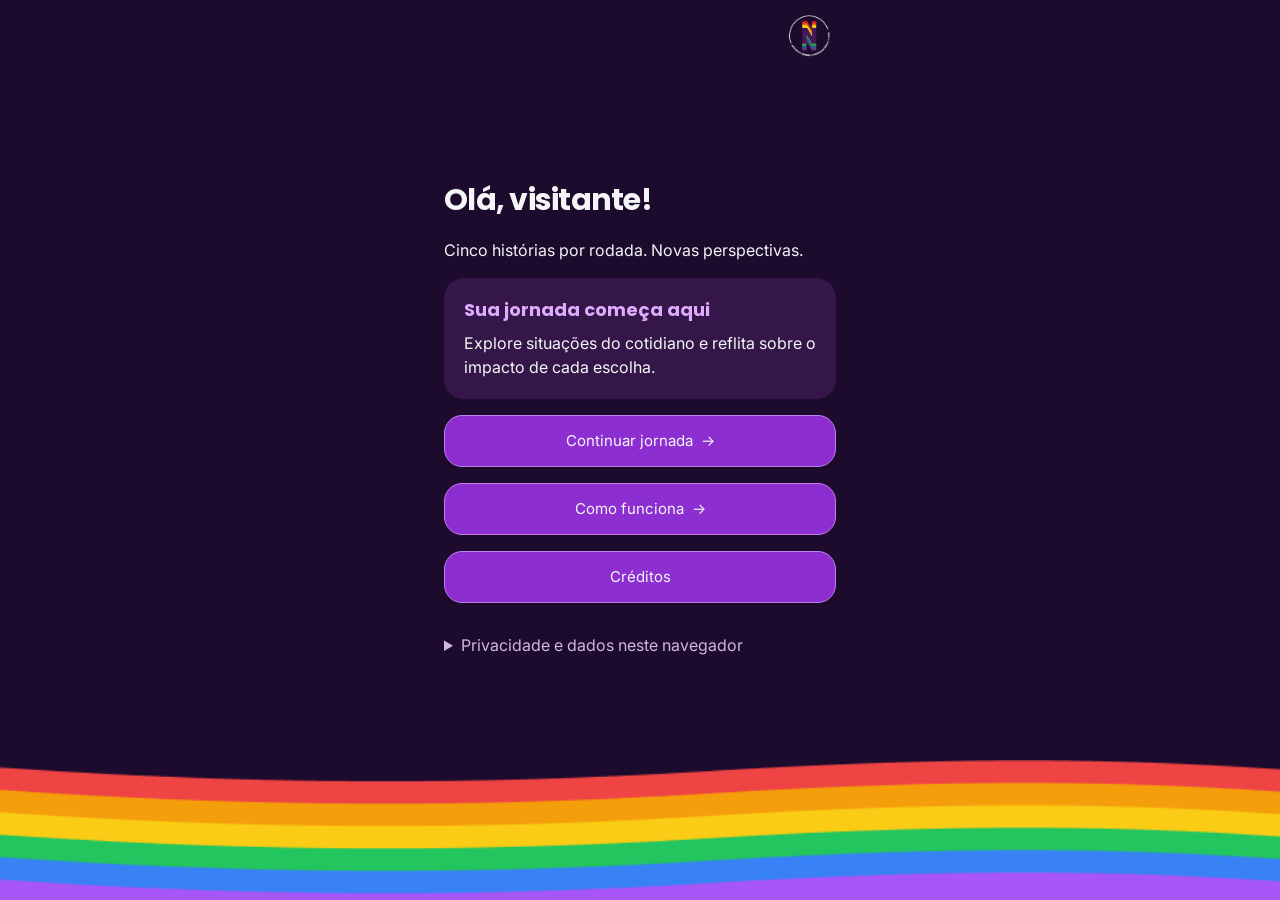
<file: src/pages/inicio.html>
<!DOCTYPE html>
<html lang="pt-BR">
<head>
    <meta charset="UTF-8">
    <meta name="viewport" content="width=device-width, initial-scale=1.0, viewport-fit=cover">
    <meta name="theme-color" content="#1C0B2D">
    <title>Início | Entre Linhas</title>
    <link rel="stylesheet" href="../css/main.css">
</head>
<body class="pagina-inicio">
    <main class="inicio" aria-labelledby="titulo-inicio">
        <header class="cabecalho-logo">
            <img class="logo" src="../../assets/logo/logo.png"
                alt="Núcleo de Gênero e Diversidade Sexual" width="64" height="64">
        </header>

        <section class="inicio__conteudo" aria-labelledby="titulo-inicio">
            <h1 class="titulo inicio__titulo" id="titulo-inicio">Olá, visitante!</h1>
            <p class="inicio__mensagem">Cinco histórias por rodada. Novas perspectivas.</p>

            <section class="inicio__card" aria-labelledby="titulo-jornada">
                <h2 class="titulo-card inicio__titulo-card" id="titulo-jornada">Sua jornada começa aqui</h2>
                <p class="inicio__descricao">Explore situações do cotidiano e reflita sobre o impacto de cada escolha.</p>
            </section>

            <!-- O motor inicia ou retoma a rodada salva. -->
            <div class="inicio__acoes">
                <button type="button" data-acao="iniciar-jornada" disabled>Jogar agora <span aria-hidden="true">→</span></button>
                <button type="button" data-rota="comoFuciona">Como funciona<span aria-hidden="true">→</span></button>
                <button type="button" data-rota="creditos">Créditos</button>
            </div>
            <details class="privacidade">
                <summary>Privacidade e dados neste navegador</summary>
                <p>O apelido e suas escolhas ficam neste navegador, sem conta ou envio pelo jogo a um servidor. Outras pessoas que usam o mesmo perfil podem acessar esses dados.</p>
                <p>As fontes são carregadas do Google Fonts, que recebe a conexão do navegador. O servidor que hospeda o site também recebe as requisições das páginas.</p>
                <p>Você pode apagar o apelido e a jornada abaixo ou limpar os dados do site nas configurações do navegador.</p>
                <button type="button" data-apagar-dados>Apagar meus dados deste jogo</button>
                <p data-privacidade-aviso role="status"></p>
            </details>
        </section>

        <footer class="rodape" aria-hidden="true">
            <img class="rodape__ondas" src="../../assets/illustrations/rodapé.png"
                alt="" width="402" height="100">
        </footer>
    </main>
    <script type="module" src="../js/main.js"></script>
</body>
</html>
</file>
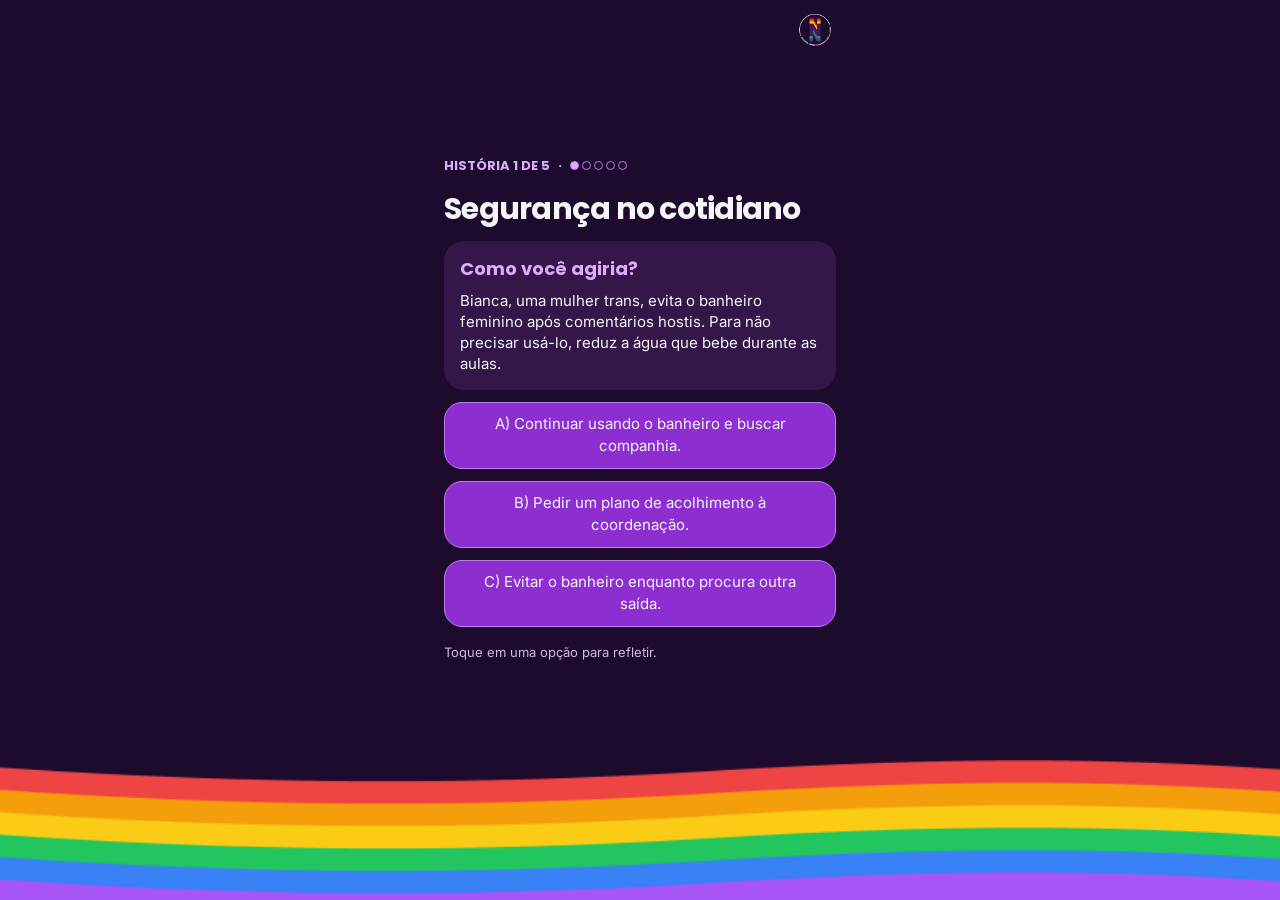
<file: src/pages/reflexao1.html>
<!DOCTYPE html>
<html lang="pt-BR">
<head>
    <meta charset="UTF-8">
    <meta name="viewport" content="width=device-width, initial-scale=1.0, viewport-fit=cover">
    <meta name="theme-color" content="#1C0B2D">
    <title>Reflexão da História 1 | Entre Linhas</title>
    <link rel="stylesheet" href="../css/main.css">
</head>
<body class="pagina-reflexao" data-tela-historia="reflexao" data-historia-id="historia-1">
    <main class="reflexao" aria-labelledby="titulo-reflexao">
        <header class="cabecalho-logo">
            <img class="logo" src="../../assets/logo/logo.png"
                alt="Núcleo de Gênero e Diversidade Sexual" width="64" height="64">
        </header>

        <p class="reflexao__conteudo" data-historia-aviso role="status">Carregando história…</p>
        <section class="reflexao__conteudo" data-historia-conteudo hidden aria-labelledby="titulo-reflexao">
            <h1 class="titulo reflexao__titulo" id="titulo-reflexao">Um momento<br>para refletir</h1>
            <p class="legenda reflexao__etapa"></p>

            <div class="reflexao__cards">
                <section class="reflexao__card" aria-labelledby="titulo-impacto">
                    <h2 class="titulo-card reflexao__titulo-card" id="titulo-impacto"></h2>
                    <p class="reflexao__descricao"></p>
                </section>

                <section class="reflexao__card" aria-labelledby="titulo-refletir">
                    <h2 class="titulo-card reflexao__titulo-card" id="titulo-refletir">Pense sobre isso</h2>
                    <p class="reflexao__descricao"></p>
                </section>
            </div>

            <!-- O motor salva a etapa antes de navegar. -->
            <div class="reflexao__acoes">
                <button type="button" data-acao="proxima-historia"><span data-proxima-rotulo>Próxima história</span> <span class="icon icon-arrow-right reflexao__seta" aria-hidden="true"></span></button>
                <button type="button" data-acao="rever-historia">Rever a situação</button>
            </div>
        </section>

        <footer class="rodape" aria-hidden="true">
            <img class="rodape__ondas" src="../../assets/illustrations/rodapé.png"
                alt="" width="402" height="100">
        </footer>
    </main>
    <script type="module" src="../js/main.js"></script>
</body>
</html>
</file>
<file: src/css/main.css>
/* Folha principal: carrega primeiro o tema e a base, depois as páginas. */
@import url("./global/thames.css");
@import url("./global/base.css");
@import url("./global/typography.css");


/* Componentes compartilhados entre as páginas. */
@import url("./components/button.css");
@import url("./components/navigation.css");
@import url("./components/logo.css");
@import url("./components/rodape.css");
@import url("./components/jogo.css");
@import url("../../assets/icons/icons.css");

/* Páginas: cada uma com seu próprio estilo, mas todas dependem do tema e da base. */
@import url("./pages/entrada.css");
@import url("./pages/boas-vindas.css");
@import url("./pages/identificação.css");
@import url("./pages/inicio.css");
@import url("./pages/como-funciona.css");
@import url("./pages/creditos.css");
@import url("./pages/historia.css");
@import url("./pages/reflexao.css");
@import url("./pages/conclusao.css");

/* Tela de abertura por interação. */
@import url("./pages/abertura.css");
</file>
